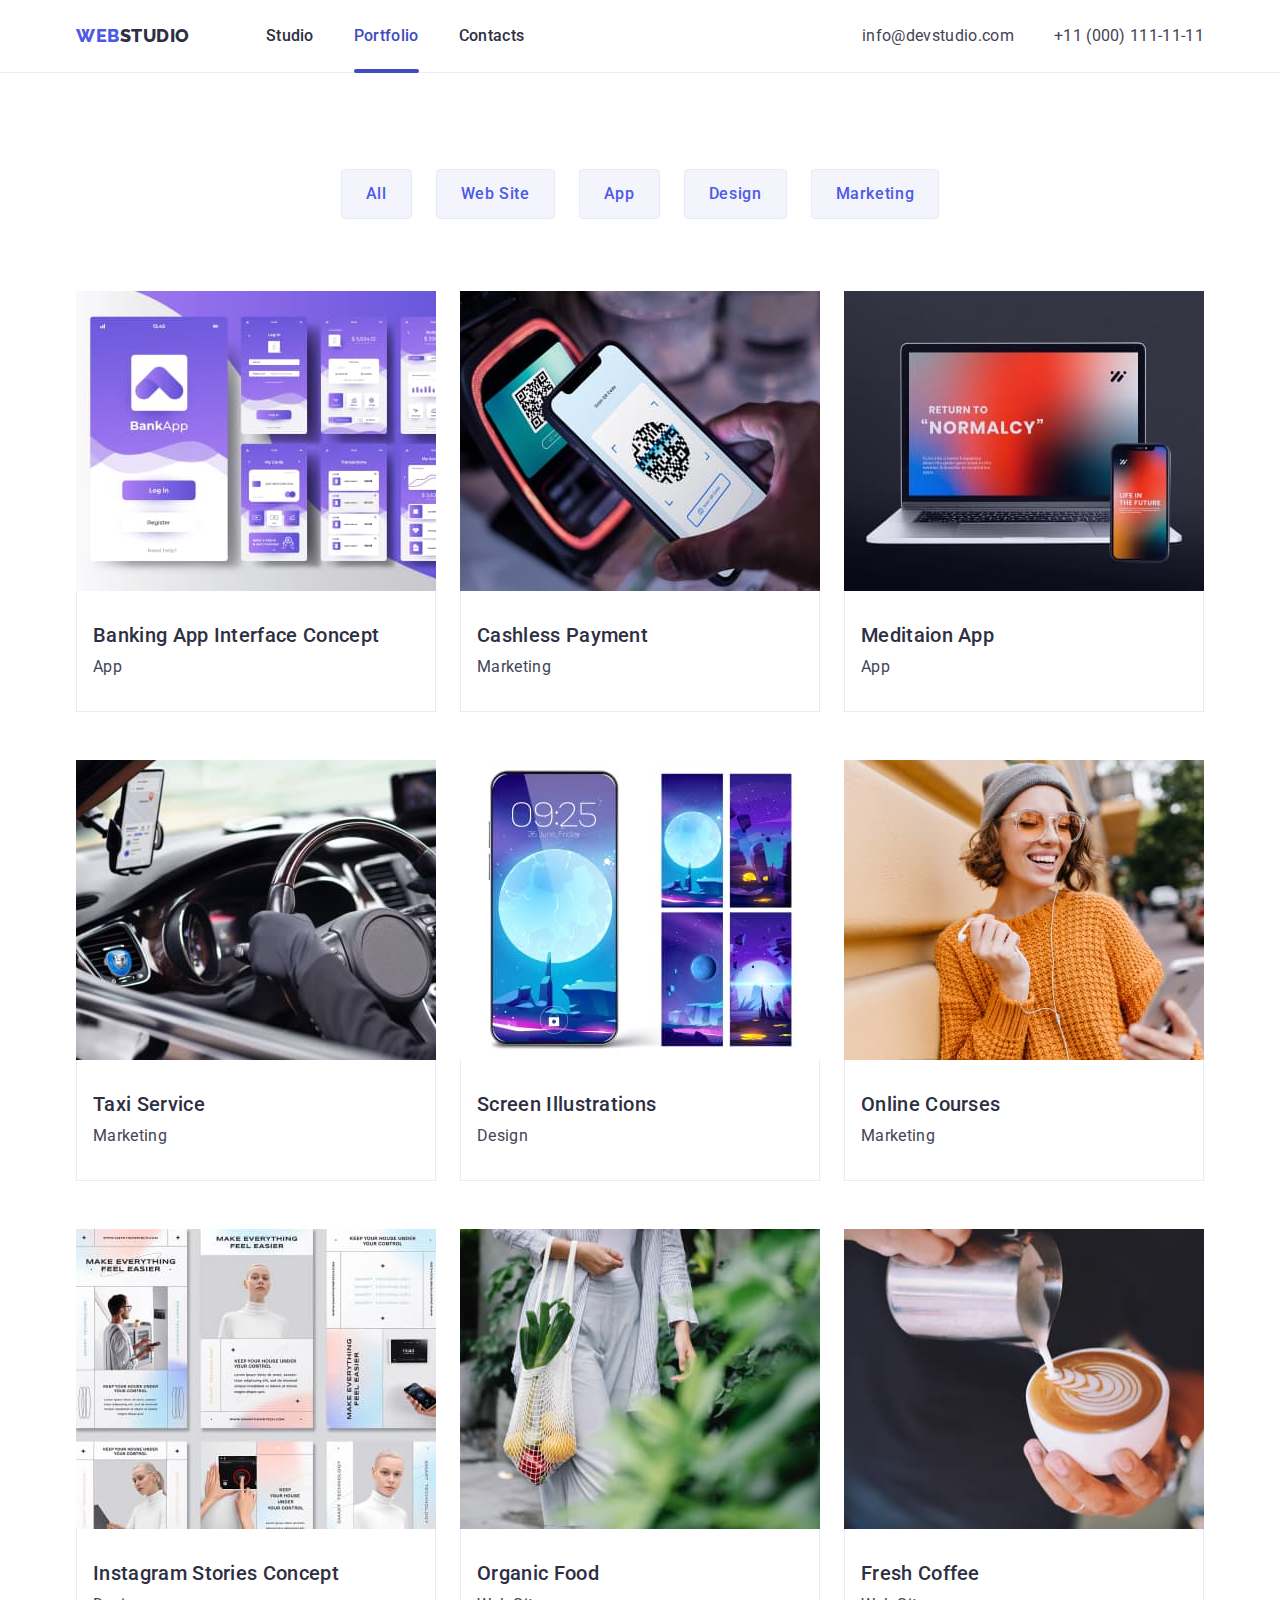
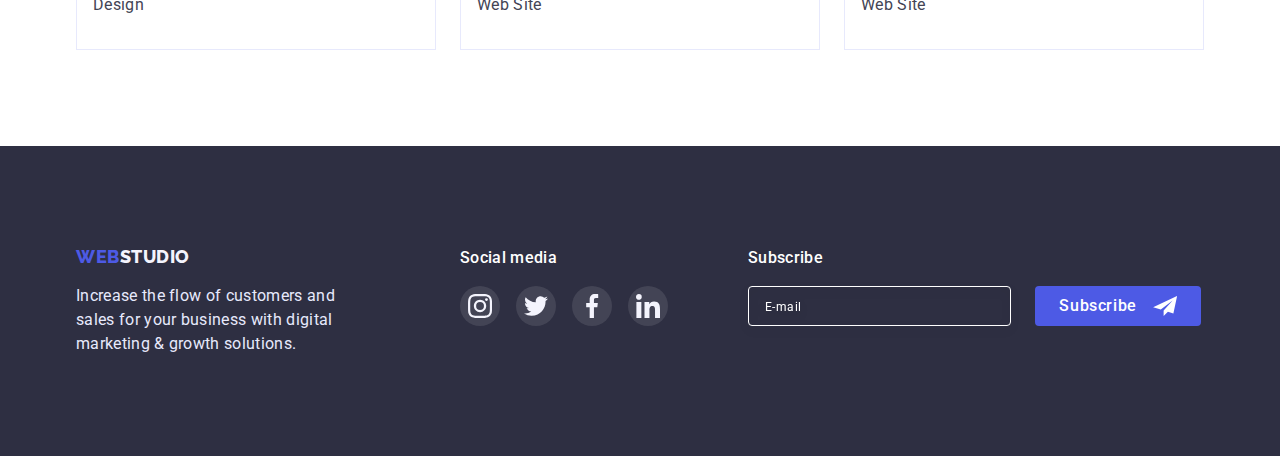
<file: portfolio.html>
<!DOCTYPE html>
<html lang="en">
  <head>
    <meta charset="UTF-8" />
    <meta http-equiv="X-UA-Compatible" content="IE=edge" />
    <meta name="viewport" content="width=device-width, initial-scale=1.0" />
    <title>WebStudio</title>
    <link rel="preconnect" href="https://fonts.googleapis.com" />
    <link rel="preconnect" href="https://fonts.gstatic.com" crossorigin />
    <link
      href="https://fonts.googleapis.com/css2?family=Raleway:wght@800&family=Roboto:wght@400;500;700;900&display=swap"
      rel="stylesheet"
    />
    <link
      rel="stylesheet"
      href="https://cdnjs.cloudflare.com/ajax/libs/modern-normalize/1.1.0/modern-normalize.min.css"
    />
    <link rel="stylesheet" href="./css/styles.css" />
    <link rel="stylesheet" href="./css/mobile.css" />
    <link rel="stylesheet" href="./css/tablet.css" />
    <link rel="stylesheet" href="./css/desktop.css" />
  </head>
  <body>
    <!-- Site header -->
    <header class="header">
      <div class="container main-nav">
        <nav class="site-nav">
          <a href="./index.html" class="logo link"
            ><span class="logo-accent">Web</span>Studio</a
          >

          <ul class="site-nav-list list">
            <li class="site-nav-item">
              <a href="./index.html" class="site-nav-link link">Studio</a>
            </li>
            <li class="site-nav-item">
              <a href="./portfolio.html" class="site-nav-link link current"
                >Portfolio</a
              >
            </li>
            <li class="site-nav-item">
              <a href="" class="site-nav-link link">Contacts</a>
            </li>
          </ul>
        </nav>
        <address class="contacts">
          <ul class="contacts-list list">
            <li class="contacts-item">
              <a href="mailto:info@devstudio.com" class="contacts-link link"
                >info@devstudio.com</a
              >
            </li>
            <li class="contacts-item">
              <a href="tel:+110001111111" class="contacts-link link"
                >+11 (000) 111-11-11</a
              >
            </li>
          </ul>
        </address>
      </div>
    </header>
    <main>
      <section class="section works">
        <div class="container">
          <h1 class="visually-hidden">Our works</h1>
          <ul class="filter list">
            <li class="filter-item">
              <button type="button" class="filter-button">All</button>
            </li>
            <li class="filter-item">
              <button type="button" class="filter-button">Web Site</button>
            </li>
            <li class="filter-item">
              <button type="button" class="filter-button">App</button>
            </li>
            <li class="filter-item">
              <button type="button" class="filter-button">Design</button>
            </li>
            <li class="filter-item">
              <button type="button" class="filter-button">Marketing</button>
            </li>
          </ul>

          <ul class="list works-list">
            <li class="works-item">
              <a href="" class="works-link link">
                <div class="works-wrap">
                  <img
                    src="./images/works/img1.jpg"
                    alt="Banking application
              interface"
                    width="360"
                    height="300"
                  />
                  <p class="works-description-overlay">
                    14 Stylish and User-Friendly App Design Concepts · Task
                    Manager App · Calorie Tracker App · Exotic Fruit Ecommerce
                    App · Cloud Storage App
                  </p>
                </div>
                <div class="works-card">
                  <h2 class="title">Banking App Interface Concept</h2>
                  <p class="works-description">App</p>
                </div></a
              >
            </li>
            <li class="works-item">
              <a href="" class="works-link link">
                <div class="works-wrap">
                  <img
                    src="./images/works/img2.jpg"
                    alt="Mobile reads the qr code
              from the payment device"
                    width="360"
                    height="300"
                  />
                  <p class="works-description-overlay">
                    14 Stylish and User-Friendly App Design Concepts · Task
                    Manager App · Calorie Tracker App · Exotic Fruit Ecommerce
                    App · Cloud Storage App
                  </p>
                </div>
                <div class="works-card">
                  <h2 class="title">Cashless Payment</h2>
                  <p class="works-description">Marketing</p>
                </div></a
              >
            </li>
            <li class="works-item">
              <a href="" class="works-link link">
                <div class="works-wrap">
                  <img
                    src="./images/works/img3.jpg"
                    alt="Mobile and laptop"
                    width="360"
                    height="300"
                  />
                  <p class="works-description-overlay">
                    14 Stylish and User-Friendly App Design Concepts · Task
                    Manager App · Calorie Tracker App · Exotic Fruit Ecommerce
                    App · Cloud Storage App
                  </p>
                </div>
                <div class="works-card">
                  <h2 class="title">Meditaion App</h2>
                  <p class="works-description">App</p>
                </div></a
              >
            </li>
            <li class="works-item">
              <a href="" class="works-link link">
                <div class="works-wrap">
                  <img
                    src="./images/works/img4.jpg"
                    alt="Mobile and hands on the
              wheel of a car"
                    width="360"
                    height="300"
                  />
                  <p class="works-description-overlay">
                    14 Stylish and User-Friendly App Design Concepts · Task
                    Manager App · Calorie Tracker App · Exotic Fruit Ecommerce
                    App · Cloud Storage App
                  </p>
                </div>
                <div class="works-card">
                  <h2 class="title">Taxi Service</h2>
                  <p class="works-description">Marketing</p>
                </div></a
              >
            </li>
            <li class="works-item">
              <a href="" class="works-link link">
                <div class="works-wrap">
                  <img
                    src="./images/works/img5.jpg"
                    alt="Five screen illustrations"
                    width="360"
                    height="300"
                  />
                  <p class="works-description-overlay">
                    14 Stylish and User-Friendly App Design Concepts · Task
                    Manager App · Calorie Tracker App · Exotic Fruit Ecommerce
                    App · Cloud Storage App
                  </p>
                </div>
                <div class="works-card">
                  <h2 class="title">Screen Illustrations</h2>
                  <p class="works-description">Design</p>
                </div></a
              >
            </li>
            <li class="works-item">
              <a href="" class="works-link link">
                <div class="works-wrap">
                  <img
                    src="./images/works/img6.jpg"
                    alt="Girl looking at mobile
              phone"
                    width="360"
                    height="300"
                  />
                  <p class="works-description-overlay">
                    14 Stylish and User-Friendly App Design Concepts · Task
                    Manager App · Calorie Tracker App · Exotic Fruit Ecommerce
                    App · Cloud Storage App
                  </p>
                </div>
                <div class="works-card">
                  <h2 class="title">Online Courses</h2>
                  <p class="works-description">Marketing</p>
                </div></a
              >
            </li>
            <li class="works-item">
              <a href="" class="works-link link">
                <div class="works-wrap">
                  <img
                    src="./images/works/img7.jpg"
                    alt="Six Instagram stories"
                    width="360"
                    height="300"
                  />
                  <p class="works-description-overlay">
                    14 Stylish and User-Friendly App Design Concepts · Task
                    Manager App · Calorie Tracker App · Exotic Fruit Ecommerce
                    App · Cloud Storage App
                  </p>
                </div>
                <div class="works-card">
                  <h2 class="title">Instagram Stories Concept</h2>
                  <p class="works-description">Design</p>
                </div></a
              >
            </li>
            <li class="works-item">
              <a href="" class="works-link link">
                <div class="works-wrap">
                  <img
                    src="./images/works/img8.jpg"
                    alt="A bag of groceries and a
              girl"
                    width="360"
                    height="300"
                  />
                  <p class="works-description-overlay">
                    14 Stylish and User-Friendly App Design Concepts · Task
                    Manager App · Calorie Tracker App · Exotic Fruit Ecommerce
                    App · Cloud Storage App
                  </p>
                </div>
                <div class="works-card">
                  <h2 class="title">Organic Food</h2>
                  <p class="works-description">Web Site</p>
                </div></a
              >
            </li>
            <li class="works-item">
              <a href="" class="works-link link">
                <div class="works-wrap">
                  <img
                    src="./images/works/img9.jpg"
                    alt="Man pouring coffee"
                    width="360"
                    height="300"
                  />
                  <p class="works-description-overlay">
                    14 Stylish and User-Friendly App Design Concepts · Task
                    Manager App · Calorie Tracker App · Exotic Fruit Ecommerce
                    App · Cloud Storage App
                  </p>
                </div>
                <div class="works-card">
                  <h2 class="title">Fresh Coffee</h2>
                  <p class="works-description">Web Site</p>
                </div></a
              >
            </li>
          </ul>
        </div>
      </section>
    </main>
    <!-- Footer -->
    <footer class="footer">
      <div class="container footer-container">
        <div class="footer-content">
          <a href="./index.html" class="footer-logo link"
            ><span class="logo-accent">Web</span>Studio</a
          >
          <p class="footer-description">
            Increase the flow of customers and sales for your business with
            digital marketing & growth solutions.
          </p>
        </div>
        <div class="footer-social">
          <p class="footer-description-icon">Social media</p>
          <ul class="footer-list-icon list">
            <li class="footer-item-icon">
              <a href="" class="footer-link-icon link">
                <svg class="footer-icon">
                  <use href="./images/symbol-defs.svg#icon-instagram"></use>
                </svg>
              </a>
            </li>
            <li class="footer-item-icon">
              <a href="" class="footer-link-icon link">
                <svg class="footer-icon">
                  <use href="./images/symbol-defs.svg#icon-twitter"></use>
                </svg>
              </a>
            </li>
            <li class="footer-item-icon">
              <a href="" class="footer-link-icon link">
                <svg class="footer-icon">
                  <use href="./images/symbol-defs.svg#icon-facebook"></use>
                </svg>
              </a>
            </li>
            <li class="footer-item-icon">
              <a href="" class="footer-link-icon link">
                <svg class="footer-icon">
                  <use href="./images/symbol-defs.svg#icon-linkedin"></use>
                </svg>
              </a>
            </li>
          </ul>
        </div>
        <form class="footer-form">
          <label for="footer-form-email" class="footer-form-label"
            >Subscribe</label
          >
          <div class="footer-form-thumb">
            <input
              type="email"
              class="footer-form-input"
              name="email"
              id="footer-form-email"
              placeholder="E-mail"
            />
            <button type="submit" class="main-button footer-form-button">
              Subscribe
              <svg class="footer-form-icon">
                <use href="./images/symbol-defs.svg#icon-send"></use>
              </svg>
            </button>
          </div>
        </form>
      </div>
    </footer>
  </body>
</html>
</file>
<file: css/styles.css>
:root {
    --primary-text-color: #434455;
    --title-text-color: #2E2F42;
    --brand-color: #4D5AE5;
    --active-color: #404BBF;
    --active-accent-color: #31D0AA;
    --accent-color: #E7E9FC;
    --primary-white-color: #FFFFFF;
    --light-color: #F4F4FD;
    --dark-background-color: #2E2F42;
    --box-color: #8E8F99;
    --transition-timing-function: cubic-bezier(0.4, 0, 0.2, 1);
}

body {
    background-color: var(--primary-white-color);
    color: var(--primary-text-color);
    font-family: 'Roboto',
        sans-serif;
    font-size: 16px;
    line-height: 1.5;
    letter-spacing: 0.02em;
}

.list {
    padding: 0;
    margin: 0;

    list-style: none;
}

.link {
    text-decoration: none;
}

img {
    display: block;
    max-width: 100%;
    height: auto;
}

h1,
h2,
h3,
h4,
h5,
h6,
p {
    margin: 0;
}

.container {
    width: 100%;
    padding-left: 8px;
    padding-right: 8px;
    margin: 0 auto;
}


.main-button {
    padding: 16px 32px;
    border: 0;
    border-radius: 4px;

    background-color: var(--brand-color);
    color: var(--primary-white-color);
    font-family: 'Roboto', sans-serif;
    font-weight: 500;
    font-size: 16px;
    line-height: 1.5;
    letter-spacing: 0.04em;
    text-align: center;

    box-shadow: 0px 4px 4px rgba(0, 0, 0, 0.15);
}

.visually-hidden {
    position: absolute;
    top: -150%;
    z-index: -100;
    width: 0;
    height: 0;
    opacity: 0;
    visibility: hidden;
    user-select: none;
    pointer-events: none;
    cursor: none;
    margin: 0;
    padding: 0;
    overflow: hidden;
    border: none;
    outline: none;
    white-space: nowrap;
}

/* Header */

.header {
    border-bottom: 1px solid var(--accent-color);

}

/* Logo */

.logo {
    display: block;
    padding-top: 24px;
    padding-bottom: 24px;

    color: var(--title-text-color);
    font-family: 'Raleway', sans-serif;
    font-weight: 800;
    font-size: 18px;
    line-height: 1.3;
    letter-spacing: 0.03em;
    text-transform: uppercase;
}

.logo-accent {
    color: var(--brand-color);
}

/* Site Nav */

.main-nav-mobile {
    display: flex;
    justify-content: space-between;
    align-items: center;
}

.menu-toggle {
    height: 22px;
    width: 32px;
    margin: 0;
    padding: 0;

    background-color: transparent;
    border: none;
}

.toggle-icon {
    height: 22px;
    width: 32px;
}

.site-nav {
    display: none;
    align-items: center;
}

.site-nav-list {
    display: flex;
    margin-left: 76px;
    gap: 40px;
}

.site-nav-link {
    position: relative;
    display: block;
    padding: 24px 0;

    color: var(--title-text-color);
    font-weight: 500;
}

.current {
    color: var(--active-color);
}

.current::after {
    position: absolute;
    display: block;
    content: "";
    height: 4px;
    width: 100%;
    bottom: -1px;
    left: 0;
    border-radius: 2px;

    background: var(--active-color);
}

/* Contacts */

.contacts {
    display: none;
    margin-left: auto;
    align-items: center;
}

.contacts-list {
    display: flex;
    gap: 40px;
}

.contacts-link {
    display: block;
    padding-top: 24px;
    padding-bottom: 24px;

    color: var(--primary-text-color);
    font-style: normal;
}

/* Hero */

.hero {
    max-width: 1440px;
    padding-bottom: 112px;
    padding-top: 112px;
    margin-left: auto;
    margin-right: auto;

    background-image: linear-gradient(rgba(46, 47, 66, 0.7), rgba(46, 47, 66, 0.7)), url(../images/hero/people-office-mob-1x.jpg);
    background-repeat: no-repeat;
    background-position: center;
    background-size: cover;
    background-color: var(--dark-background-color);
    text-align: center;
}

@media (min-device-pixel-ratio: 2),
(min-resolution: 192dpi),
(min-resolution: 2dppx) {
    .hero {
        background-image: linear-gradient(rgba(46, 47, 66, 0.7), rgba(46, 47, 66, 0.7)), url(../images/hero/people-office-mob-2x.jpg);
    }
}

.hero-title {
    max-width: 320px;
    width: 100%;
    margin-bottom: 72px;
    margin-right: auto;
    margin-left: auto;

    color: var(--primary-white-color);
    font-weight: 700;
    font-size: 36px;
    line-height: 1.1;
    text-align: center;
}

/* Section */

.section {
    padding-top: 96px;
    padding-bottom: 96px;
}

.section-title {
    margin-bottom: 72px;

    color: var(--title-text-color);
    font-weight: 700;
    font-size: 36px;
    line-height: 1.1;
    text-transform: capitalize;
    text-align: center;
}

.team-list .title,
.works-list .title {
    margin-bottom: 8px;

    color: var(--title-text-color);
    font-weight: 500;
    font-size: 20px;
    line-height: 1.2;
}

/* Principle section */

.principles-list {
    display: flex;
    flex-wrap: wrap;
    gap: 72px;
}

.principles-list .title {
    text-align: center;
    margin-bottom: 8px;

    color: var(--title-text-color);
    font-weight: 700;
    font-size: 36px;
    line-height: 1.1;
}

.principles-description {
    font-weight: 500;
}

.principles-item::before {
    display: none;
    content: "";
    height: 112px;
    max-width: 264px;
    margin-bottom: 8px;
    background-size: 64px;
    background-repeat: no-repeat;
    background-position: center;
    background-color: var(--light-color);
    border-radius: 4px;
}

.icon-antenna::before {
    background-image: url(../images/principles/antenna.svg);
}

.icon-clock::before {
    background-image: url(../images/principles/clock.svg);
}

.icon-diagram::before {
    background-image: url(../images/principles/diagram.svg);
}

.icon-astronaut::before {
    background-image: url(../images/principles/astronaut.svg);
}

/* Services section */

.services {
    display: none;
    padding-top: 0;
}

.services-list {
    display: flex;
    gap: 24px;
}

.services-item {
    width: calc((100% - 48px) / 3);
}

/* Team section */

.team {
    background-color: var(--light-color);
}

.team-list {
    display: flex;
    flex-wrap: wrap;
    row-gap: 72px;
    justify-content: center;
}

.team-item {
    flex-basis: 264px;
    border-radius: 0px 0px 4px 4px;

    background-color: var(--primary-white-color);
    text-align: center;

    box-shadow: 0px 1px 6px rgba(46, 47, 66, 0.08), 0px 1px 1px rgba(46, 47, 66, 0.16), 0px 2px 1px rgba(46, 47, 66, 0.08);
}

.team-content {
    padding: 32px 16px;
}

.team-description {
    margin-bottom: 8px;
}

.team-list-icon {
    display: flex;
    gap: 24px;
}

.team-item-icon {
    width: 40px;
    height: 40px;
}

.team-link-icon {
    display: flex;
    background-color: var(--brand-color);
    width: 100%;
    height: 100%;
    border-radius: 50%;
    align-items: center;
    justify-content: center;
}

.team-icon {
    width: 16px;
    height: 16px;
    fill: var(--light-color);
}

/* Customers section */

.customers-list {
    display: flex;
    flex-wrap: wrap;
    row-gap: 72px;
    column-gap: 16px;
}

.customers-item {
    width: calc((100% - 16px) / 2);
    height: 88px;
}

.customers-link {
    display: flex;
    width: 100%;
    height: 100%;
    border: 1px solid var(--box-color);
    border-radius: 4px;
    align-items: center;
    justify-content: center;
    color: var(--box-color);
}

.customers-icon {
    width: 110px;
    height: 56px;
    fill: currentColor;
}

/* Works section */

.works {
    padding-top: 96px;
}

.filter {
    display: flex;
    justify-content: center;
    margin-bottom: 72px;
    gap: 24px;
}

.filter-button {
    padding: 12px 24px;
    border: 1px solid #E7E9FC;
    border-radius: 4px;

    background-color: var(--light-color);
    color: var(--brand-color);
    font-family: 'Roboto', sans-serif;
    font-weight: 500;
    font-size: 16px;
    line-height: 1.5;
    letter-spacing: 0.04em;
    text-align: center;

    cursor: pointer;

    transition-property: border-color, background-color, color, box-shadow;
    transition-duration: 250ms;
    transition-timing-function: var(--transition-timing-function);
}

.filter-button:hover,
.filter-button:focus {
    border-color: var(--active-color);
    background-color: var(--active-color);
    color: var(--primary-white-color);
    box-shadow: 0px 3px 1px rgba(0, 0, 0, 0.1), 0px 2px 1px rgba(0, 0, 0, 0.08), 0px 2px 2px rgba(0, 0, 0, 0.12);
}

.works-list {
    display: flex;
    flex-wrap: wrap;
    column-gap: 24px;
    row-gap: 48px;
}

.works-item {
    width: calc((100% - 48px) / 3);

    background-color: var(--primary-white-color);
}

.works-link {
    display: block;
    width: 100%;
    height: 100%;
}

.works-wrap {
    position: relative;
    overflow: hidden;
}

.works-description-overlay {
    position: absolute;
    left: 0;
    top: 0;
    width: 100%;
    height: 100%;
    padding: 40px 32px 164px;


    color: var(--light-color);
    background-color: var(--brand-color);

    transform: translateY(100%);
    transition-property: transform;
    transition-duration: 250ms;
    transition-timing-function: var(--transition-timing-function);
    overflow: auto;
}

.works-link:hover .works-description-overlay,
.works-link:focus .works-description-overlay {
    transform: translateY(0);
}

.works-card {
    padding: 32px 0 32px 16px;
    border: 1px solid var(--accent-color);
    border-top: 0;

    transition-property: box-shadow;
    transition-duration: 250ms;
    transition-timing-function: var(--transition-timing-function);
}

.works-description {
    color: var(--primary-text-color);
}

.works-link:hover .works-card,
.works-link:focus .works-card {
    box-shadow: 0px 1px 6px rgba(46, 47, 66, 0.08),
        0px 1px 1px rgba(46, 47, 66, 0.16),
        0px 2px 1px rgba(46, 47, 66, 0.08);
}

/* Footer */

.footer {
    padding-top: 96px;
    padding-bottom: 96px;

    background-color: var(--dark-background-color);
}

.footer-container {
    display: flex;
    flex-direction: column;
    align-items: center;
}

.footer-content {
    max-width: 264px;
    margin-bottom: 72px;
}

.footer-logo {
    display: block;
    margin-bottom: 16px;
    text-align: center;

    color: var(--light-color);
    font-family: 'Raleway', sans-serif;
    font-weight: 800;
    font-size: 18px;
    line-height: 1.16;
    letter-spacing: 0.03em;
    text-transform: uppercase;
}

.footer-description {
    color: var(--accent-color);
}

.footer-social {
    max-width: 208px;
    text-align: center;
    margin-bottom: 72px;
}

.footer-description-icon {
    margin-bottom: 16px;

    color: var(--primary-white-color);
    font-family: 'Roboto', sans-serif;
    font-weight: 500;
}

.footer-list-icon {
    display: flex;
    gap: 16px;
}

.footer-item-icon {
    width: 40px;
    height: 40px;
}

.footer-link-icon {
    display: flex;
    background-color: rgba(255, 255, 255, 0.1);
    width: 100%;
    height: 100%;
    border-radius: 50%;
    align-items: center;
    justify-content: center;
}

.footer-icon {
    width: 24px;
    height: 24px;

    fill: var(--light-color);
}

.footer-form {
    display: flex;
    flex-direction: column;
    width: 100%;
}

.footer-form-label {
    margin-bottom: 16px;
    text-align: center;

    font-weight: 500;
    color: var(--primary-white-color);
}

.footer-form-thumb {
    display: flex;
    flex-direction: column;
    align-items: center;
    width: 100%;
    gap: 16px;
}

.footer-form-input {
    width: 100%;
    max-width: 398px;
    height: 40px;
    padding-left: 16px;
    border: 1px solid rgba(255, 255, 255, 0.3);
    border-radius: 4px;
    filter: drop-shadow(0px 4px 4px rgba(0, 0, 0, 0.15));

    background-color: transparent;
    color: var(--primary-white-color);
    outline: none;
}

.footer-form-input::placeholder {
    font-size: 12px;
    line-height: 2;
    letter-spacing: 0.04em;
    color: var(--primary-white-color);
    opacity: 0.6;
}

.footer-form-button {
    display: flex;
    align-items: center;
    gap: 16px;
    padding: 8px 24px;
    box-shadow: none;
}

.footer-form-icon {
    width: 24px;
    height: 20px;

    fill: var(--primary-white-color);
}

/* Modal */

.backdrop {
    position: fixed;

    top: 0;
    left: 0;
    width: 100%;
    height: 100%;

    background: rgba(46, 47, 66, 0.4);

    opacity: 1;
    transition: opacity, visibility;
    transition-duration: 250ms;
    transition-timing-function: var(--transition-timing-function);
}

.backdrop.is-hidden {
    visibility: hidden;
    opacity: 0;
    pointer-events: none;
}

.modal {
    position: absolute;
    top: 50%;
    left: 50%;
    transform: translate(-50%, -50%) scale(1);

    width: 90%;
    height: auto;
    /* max-height: 586px; */
    /* height: 90%; */
    border-radius: 4px;
    padding: 24px 16px;

    background: #FCFCFC;

    box-shadow: 0px 1px 1px rgba(0, 0, 0, 0.14), 0px 1px 3px rgba(0, 0, 0, 0.12), 0px 2px 1px rgba(0, 0, 0, 0.2);
}

.backdrop.is-hidden .modal {
    transform: translate(-50%, -50%) scale(0.9);
}

.modal-button {
    position: relative;
    display: block;
    width: 24px;
    height: 24px;
    border: 1px solid rgba(0, 0, 0, 0.1);
    border-radius: 50%;
    margin-left: auto;
    margin-bottom: 24px;
    right: 8px;

    background: var(--accent-color);
    color: var(--title-text-color);
}

.modal-button-icon {
    position: absolute;
    top: 50%;
    left: 50%;
    transform: translate(-50%, -50%);
    width: 8px;
    height: 8px;

    fill: currentColor;
}

.modal-description {
    margin-bottom: 16px;
    text-align: center;

    font-weight: 500;
    font-size: 16px;
    line-height: 1.5;
    color: var(--title-text-color);
}

.modal-form {
    display: flex;
    flex-direction: column;
}

.form-input {
    width: 100%;
    height: 40px;
    padding-left: 38px;
    border: 1px solid var(--dark-background-color);
    border-radius: 4px;

    opacity: 0.2;
    outline: none;
}

.form-icon {
    position: absolute;
    top: 50%;
    left: 19px;
    transform: translateY(-50%);

    fill: var(--dark-background-color);
}

.form-input-comment {
    padding-left: 19px;
    height: 120px;
}

.form-label {
    margin-bottom: 4px;

    font-size: 12px;
    line-height: 1.16;
    letter-spacing: 0.04em;
    color: var(--box-color);
}

.input-wrap {
    position: relative;
    margin-bottom: 8px;
}

.icon-name {
    width: 18px;
    height: 24px;
}

.icon-phone {
    width: 18px;
    height: 24px;
}

.icon-email {
    width: 18px;
    height: 24px;
}

.form-textarea {
    display: block;
    width: 100%;
    min-height: 120px;
    padding: 8px 16px;
    margin: 0;
    margin-bottom: 16px;
    border: 1px solid var(--dark-background-color);
    border-radius: 4px;

    opacity: 0.2;
    outline: none;
    resize: none;
}

.form-textarea::placeholder {
    font-size: 12px;
    line-height: 1.16;
    letter-spacing: 0.04em;
    color: rgba(46, 47, 66, 0.4);
}

.main-button-form {
    width: 169px;
    align-self: center;
}

.form-label-checkbox {
    margin-bottom: 24px;
    display: flex;
    align-items: center;

    font-size: 12px;
    line-height: 1.16;
    letter-spacing: 0.04em;
    color: var(--box-color);
}

.form-link-checkbox {
    color: var(--brand-color);
    margin-left: 4px;
}

.form-checkbox-icon {
    width: 10px;
    height: 8px;
}

.form-label-checkbox .checkbox {
    display: flex;
    align-items: center;
    justify-content: center;
    margin-right: 8px;
    width: 16px;
    height: 16px;
    border-radius: 2px;
    border: 1px solid var(--dark-background-color);

    background-color: transparent;
    fill: transparent;

    transition-property: fill, background-color, border;
    transition-duration: 250ms;
    transition-timing-function: var(--transition-timing-function);
}

.form-input-checkbox:checked+.form-label-checkbox span,
.form-input-checkbox:focus+.form-label-checkbox span {
    border: none;
    fill: var(--light-color);
    background-color: var(--active-color);
}

/* Menu */

.menu-container {
    display: flex;
    flex-direction: column;
    position: fixed;
    top: 0;
    left: 0;
    width: 100vw;
    height: 100vh;
    padding: 80px 35px 40px 40px;
    background-color: var(--primary-white-color);
    z-index: 999;
    overflow-y: scroll;

    transform: translateX(100%);
    transition: transform 250ms ease-in-out;
}

.menu-container.is-open {
    transform: translateX(0);
}

.menu-button {
    position: absolute;
    top: 24px;
    right: 24px;
    background: rgba(231, 233, 252, 0.1);
    border: 1px solid rgba(46, 47, 66, 0.1);
    margin: 0px;
}

.mobile-menu {
    display: flex;
    flex-direction: column;
    gap: 40px;
}

.mobile-menu-link {
    color: var(--dark-background-color);
    font-weight: 700;
    font-size: 36px;
    line-height: 1.4;
}

.mobile-menu-current {
    color: var(--active-color);
}

.mobile-menu-contacts-wrap {
    margin-top: auto;
}

.mobile-menu-contacts {
    display: flex;
    flex-direction: column;
    gap: 40px;
    margin-bottom: 48px;
}

.menu-tel {
    font-weight: 700;
    font-size: 25px;
    line-height: 1.4;
    color: var(--brand-color);
    text-transform: capitalize;
}

.menu-email {
    color: var(--primary-text-color);
    font-weight: 500;
    font-size: 20px;
    line-height: 1.2;
}

.menu-list-icon {
    flex-wrap: wrap;
    gap: 25px;
}

.mobile-icon {
    width: 24px;
    height: 24px;
    fill: var(--light-color);
}
</file>
<file: css/mobile.css>
@media screen and (min-width: 480px) {
    .container {
        max-width: 412px;
    }

    .modal {
        width: 0%;
        min-width: 392px;
        min-height: 586px;
    }

    .menu-tel {
        font-size: 36px;
    }

    .menu-list-icon {
        gap: 56px;
    }
}
</file>
<file: css/tablet.css>
@media screen and (min-width: 768px) {
    .container {
        max-width: 760px;
        padding-left: 12px;
        padding-right: 12px;
    }

    .logo {
        padding-top: 24px;
        padding-bottom: 24px;
    }

    .main-nav-mobile {
        display: none;
    }

    .main-nav {
        display: flex;

        align-items: center;
    }


    .site-nav {
        display: flex;
    }

    .contacts {
        display: flex;
    }

    .hero {
        background-image: linear-gradient(rgba(46, 47, 66, 0.7), rgba(46, 47, 66, 0.7)), url(../images/hero/people-office-tab-1x.jpg);
    }

    @media (min-device-pixel-ratio: 2),
    (min-resolution: 192dpi),
    (min-resolution: 2dppx) {
        .hero {
            background-image: linear-gradient(rgba(46, 47, 66, 0.7), rgba(46, 47, 66, 0.7)), url(../images/hero/people-office-tab-2x.jpg);
        }
    }

    .hero-title {
        max-width: 496px;
        margin-bottom: 36px;

        font-size: 56px;
    }

    .hero-title-sm {
        text-transform: lowercase;
    }

    .principles-list {
        column-gap: 24px;
        row-gap: 72px;
    }

    .principles-list .title {
        text-align: left;
    }

    .principles-item {
        width: calc((100% - 24px) / 2);
    }

    .team-list {
        column-gap: 24px;
        row-gap: 64px;
    }

    .team-item {
        width: calc((100% - 24px) / 2)
    }

    .customers-list {
        column-gap: 24px;
    }

    .customers-item {
        width: calc((100% - 48px) / 3);
    }

    .customers-icon {
        width: 104px;
    }

    .footer-container {
        flex-wrap: wrap;
        flex-direction: row;
        align-items: baseline;
    }

    .footer-content {
        margin-right: 24px;
    }

    .footer-logo {
        text-align: left;
    }


    .footer-social {
        text-align: left;
    }

    .footer-form-label {
        text-align: left;
    }

    .footer-form-thumb {
        flex-direction: row;
        gap: 24px;
    }

    .footer-form-input {
        max-width: 264px;
    }

    .modal {
        min-width: 408px;
        padding: 24px;
    }

    .modal-button {
        right: 0px;
    }

}

@media screen and (min-width: 768px) and (max-width: 1199px) {
    .container-sm {
        max-width: 589px;
    }

    .site-nav-list {
        margin-left: 120px;
    }

    .contacts-list {
        flex-direction: column;
        gap: 15px;
    }

    .contacts-link {
        display: block;
        font-size: 12px;
        line-height: 1.16;
        padding: 0px;
    }
}
</file>
<file: css/desktop.css>
@media screen and (min-width: 1200px) {
    .container {
        max-width: 1158px;
        padding-left: 15px;
        padding-right: 15px;
    }

    .main-button {
        cursor: pointer;
        transition-property: background-color;
        transition-duration: 250ms;
        transition-timing-function: var(--transition-timing-function);
    }


    .main-button:hover,
    .main-button:focus {
        background-color: var(--active-color);
    }

    .header {
        border-bottom: 1px solid var(--accent-color);
    }

    .logo {
        display: block;
        padding-top: 24px;
        padding-bottom: 24px;

        color: var(--title-text-color);
        font-family: 'Raleway', sans-serif;
        font-weight: 800;
        font-size: 18px;
        line-height: 1.3;
        letter-spacing: 0.03em;
        text-transform: uppercase;
    }

    .logo-accent {
        color: var(--brand-color);
    }

    .main-nav {
        display: flex;

        align-items: center;
    }

    .site-nav {
        display: flex;

        align-items: center;
    }

    .site-nav-link {
        transition-property: color;
        transition-duration: 250ms;
        transition-timing-function: var(--transition-timing-function);
    }

    .site-nav-link:hover,
    .site-nav-link:focus {
        color: var(--active-color)
    }

    .current::after {
        position: absolute;
        display: block;
        content: "";
        height: 4px;
        width: 100%;
        bottom: -1px;
        left: 0;
        border-radius: 2px;

        background: var(--active-color);

    }

    .contacts-link {
        transition-property: color;
        transition-duration: 250ms;
        transition-timing-function: var(--transition-timing-function);
    }

    .contacts-link:hover,
    .contacts-link:focus {
        color: var(--active-color);
    }

    .hero {
        padding-bottom: 188px;
        padding-top: 188px;
        background-image: linear-gradient(rgba(46, 47, 66, 0.7), rgba(46, 47, 66, 0.7)), url(../images/hero/people-office-desk-1x.jpg);
    }

    @media (min-device-pixel-ratio: 2),
    (min-resolution: 192dpi),
    (min-resolution: 2dppx) {
        .hero {
            background-image: linear-gradient(rgba(46, 47, 66, 0.7), rgba(46, 47, 66, 0.7)), url(../images/hero/people-office-desk-2x.jpg);
        }
    }

    .hero-title {
        margin-bottom: 48px;
    }

    .customers,
    .team,
    .principles,
    .services {
        padding-top: 120px;
        padding-bottom: 120px;
    }

    .principles-item {
        width: calc((100% - 72px) / 4);
    }

    .principles-list .title {
        margin-bottom: 8px;

        color: var(--title-text-color);
        font-weight: 500;
        font-size: 20px;
        line-height: 1.2;
    }

    .principles-description {
        font-weight: 400;
    }

    .principles-item::before {
        display: block;
    }

    .services {
        display: block;
        padding-top: 0;
    }

    .team-item {
        width: calc((100% - 72px) / 4)
    }

    .team-link-icon {
        transition-property: background-color;
        transition-duration: 250ms;
        transition-timing-function: var(--transition-timing-function);
    }

    .team-link-icon:hover,
    .team-link-icon:focus {
        background-color: var(--active-color);
    }

    .customers-item {
        width: calc((100% - 120px) / 6);
    }

    .customers-link {
        transition-property: color, border-color;
        transition-duration: 250ms;
        transition-timing-function: var(--transition-timing-function);
    }

    .customers-link:hover,
    .customers-link:focus {
        color: var(--active-color);
        border-color: var(--active-color);
    }

    .footer {
        padding-top: 100px;
        padding-bottom: 100px;
    }

    .footer-content {
        margin-right: 120px;
        margin-bottom: 0px;
    }

    .footer-social {
        margin-right: 80px;
        margin-bottom: 0px;
    }

    .footer-link-icon {
        transition-property: background-color;
        transition-duration: 250ms;
        transition-timing-function: var(--transition-timing-function);
    }

    .footer-link-icon:hover,
    .footer-link-icon:focus {
        background-color: var(--active-accent-color);
    }

    .footer-form {
        max-width: 453px;
    }

    .footer-form-input {
        height: 40px;
        border: 1px solid var(--primary-white-color);

        transition: border-color;
        transition-duration: 250ms;
        transition-timing-function: var(--transition-timing-function);
    }

    .footer-form-input::placeholder {
        opacity: 1;

        transition: color;
        transition-duration: 250ms;
        transition-timing-function: var(--transition-timing-function);
    }

    .footer-form-input:focus {
        border-color: var(--active-color);
    }

    .footer-form-input:focus::placeholder {
        color: var(--active-color);
    }

    .modal-button {
        cursor: pointer;

        transition-property: background-color, color;
        transition-duration: 250ms;
        transition-timing-function: var(--transition-timing-function);
    }

    .modal-button:hover,
    .modal-button:focus {
        background-color: var(--active-color);
        color: var(--primary-white-color);
    }

    .form-input {
        transition-property: border-color, opacity;
        transition-duration: 250ms;
        transition-timing-function: var(--transition-timing-function);
    }

    .form-input:focus {
        border-color: var(--active-color);
        opacity: 1;
    }

    .form-icon {
        transition-property: fill;
        transition-duration: 250ms;
        transition-timing-function: var(--transition-timing-function);
    }

    .form-input:focus+.form-icon {
        fill: var(--active-color);
    }

    .form-textarea {
        transition-property: border-color, opacity;
        transition-duration: 250ms;
        transition-timing-function: var(--transition-timing-function);
    }

    .form-textarea::placeholder {
        transition-property: color;
        transition-duration: 250ms;
        transition-timing-function: var(--transition-timing-function);
    }

    .form-textarea:focus {
        border-color: var(--active-color);
        opacity: 1;
    }

    .form-textarea:focus::placeholder {
        color: var(--active-color);
        opacity: 0.4;
    }
}
</file>
